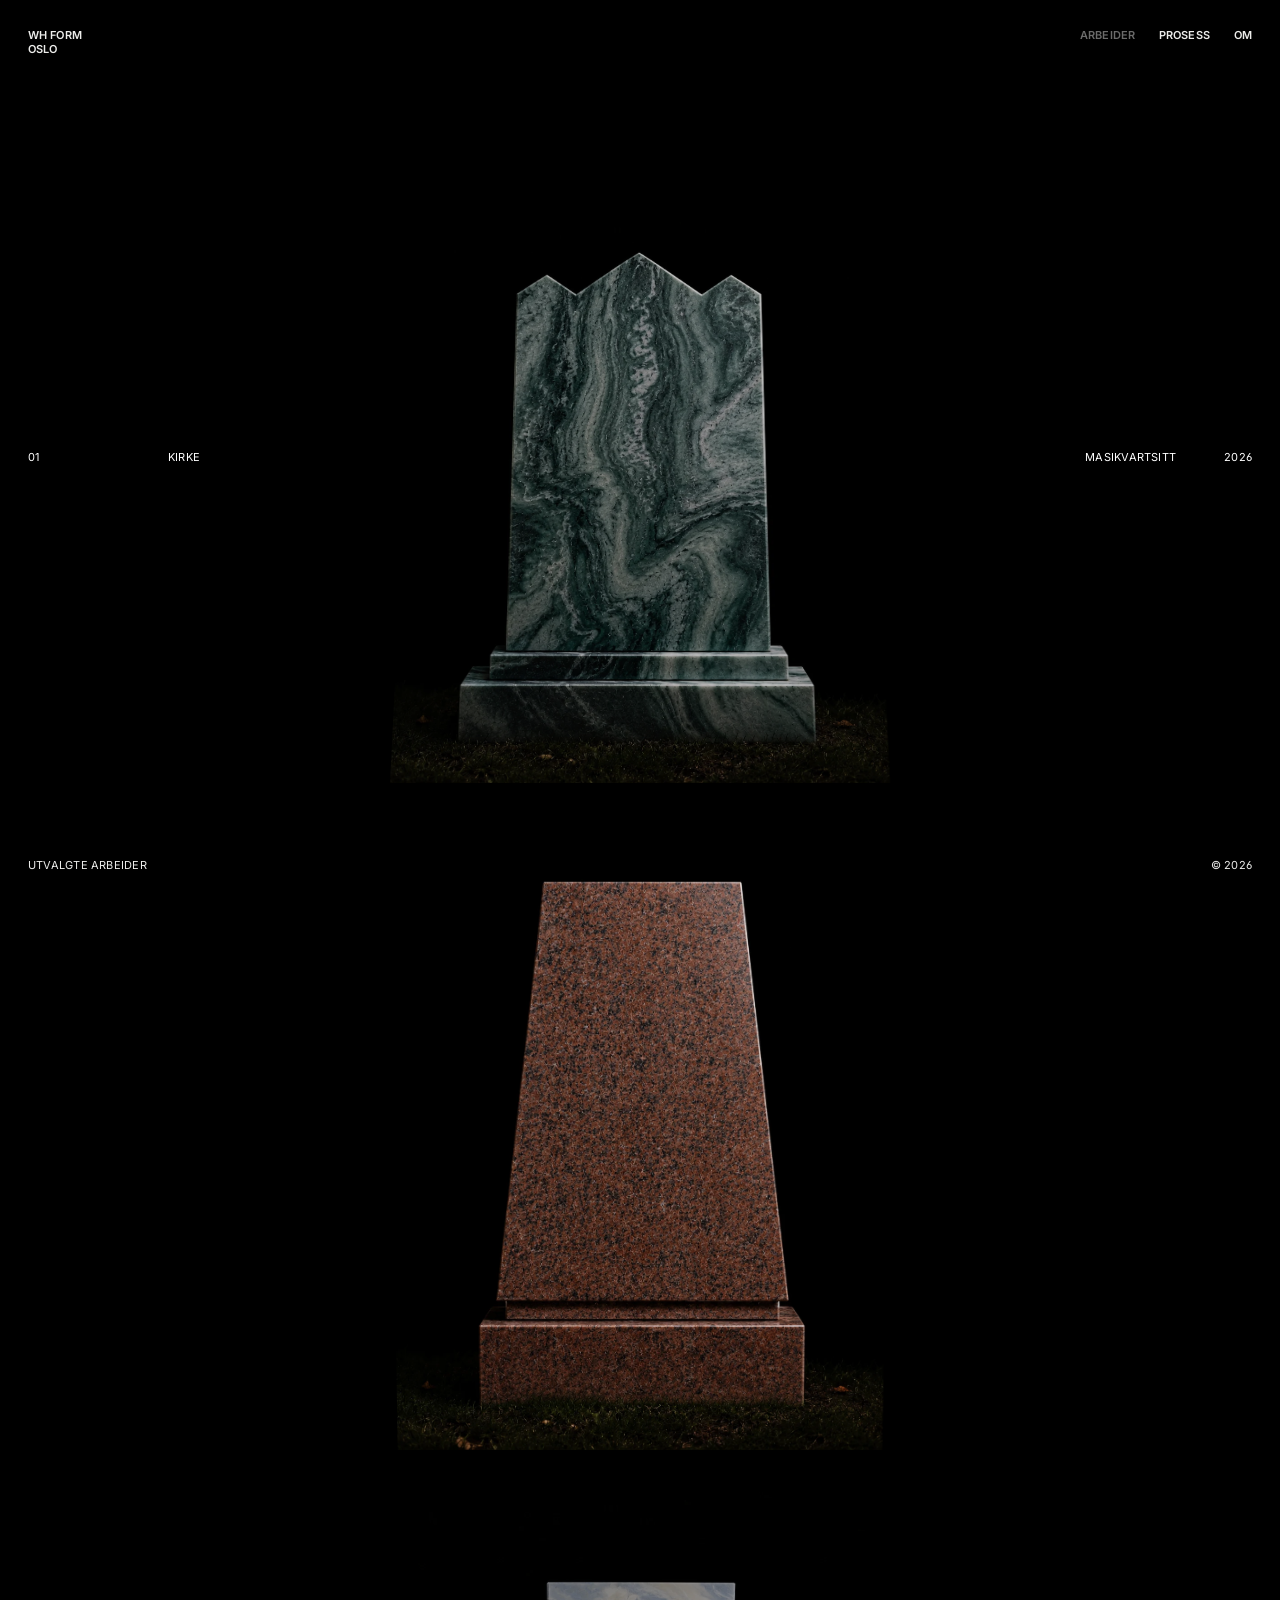
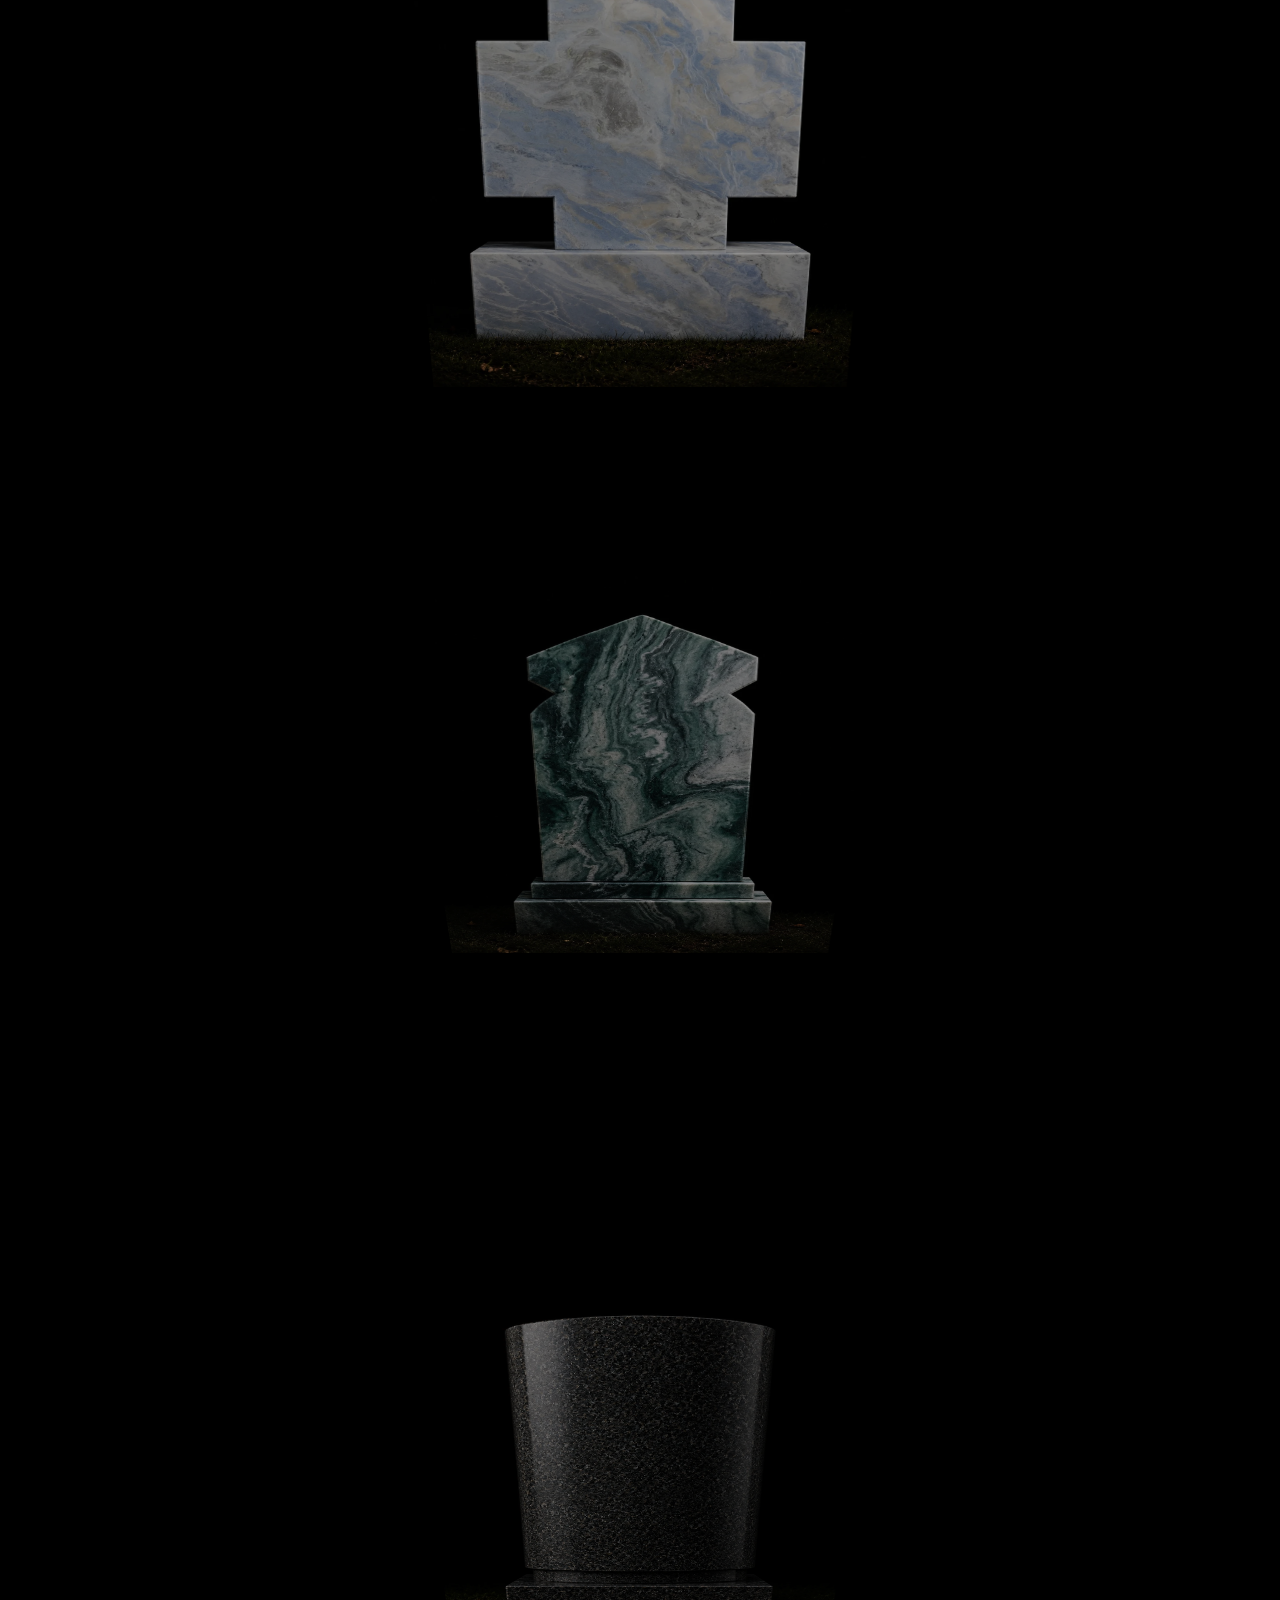
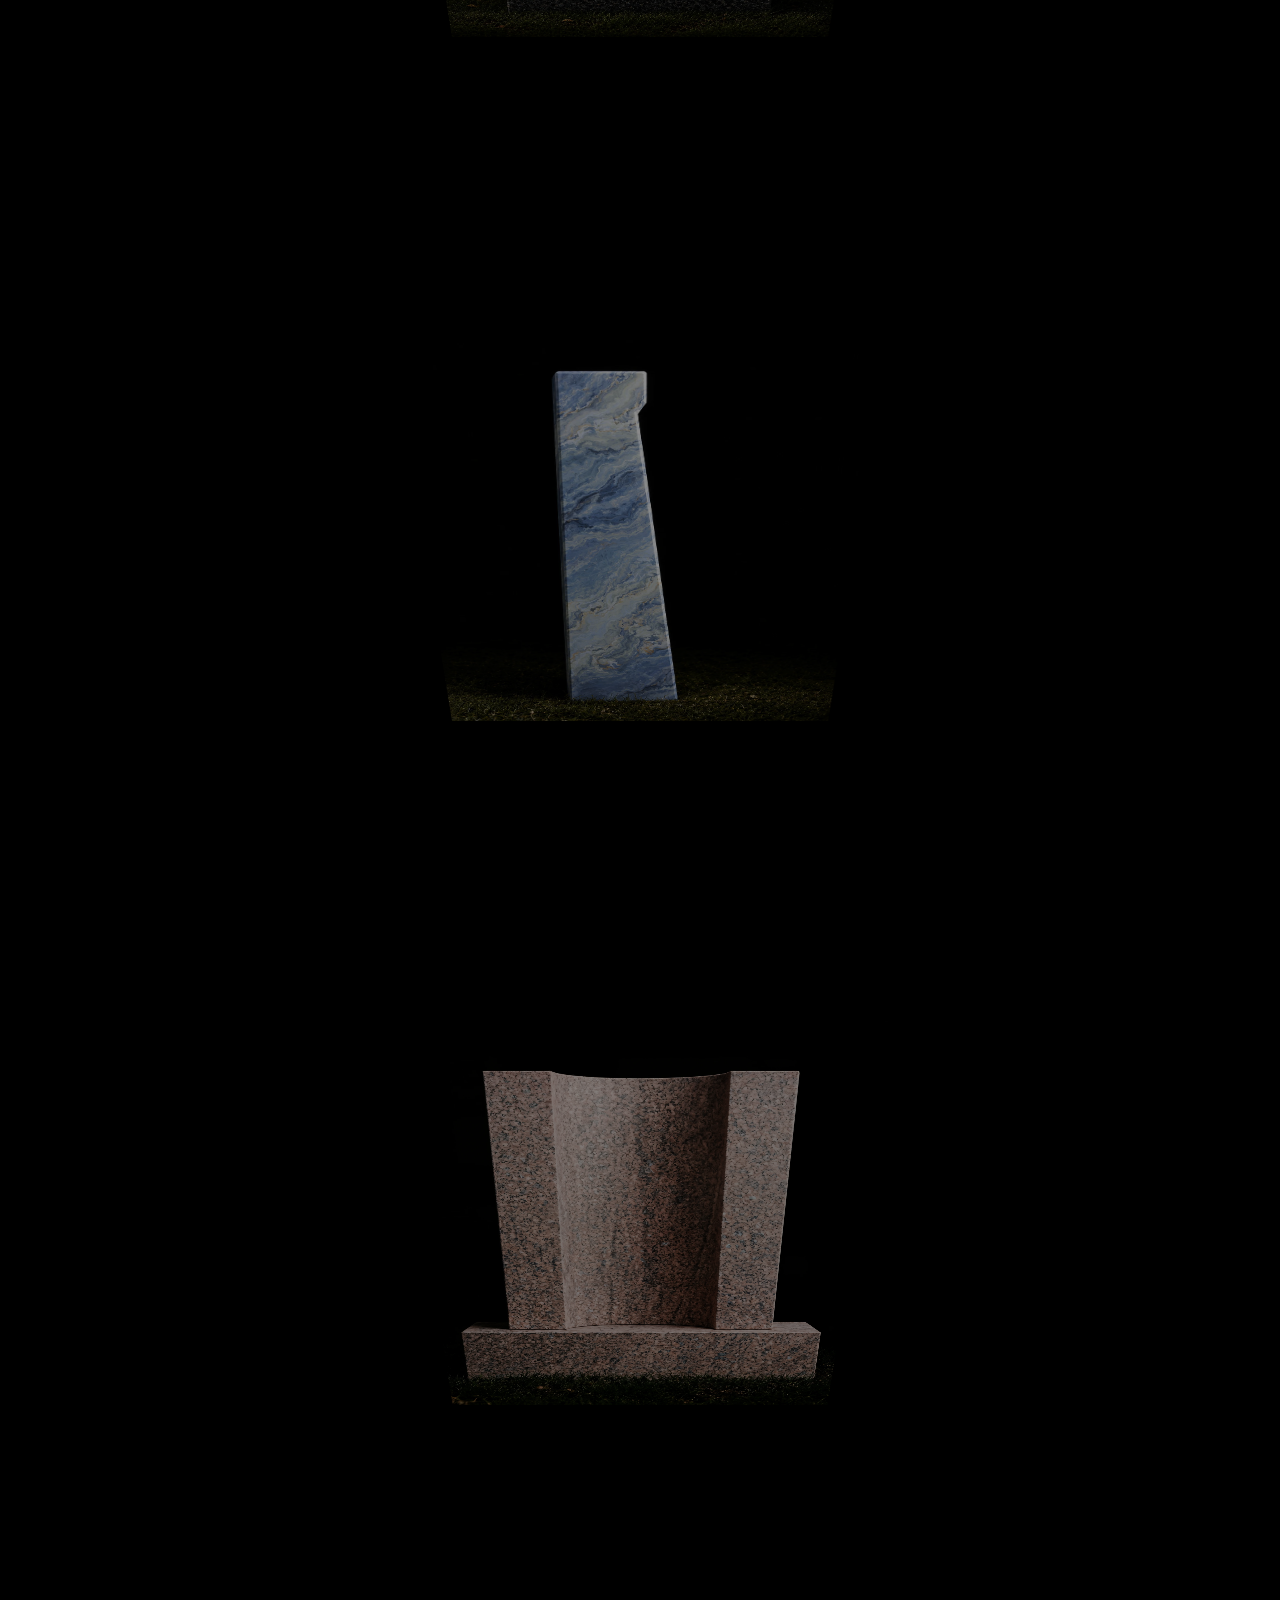
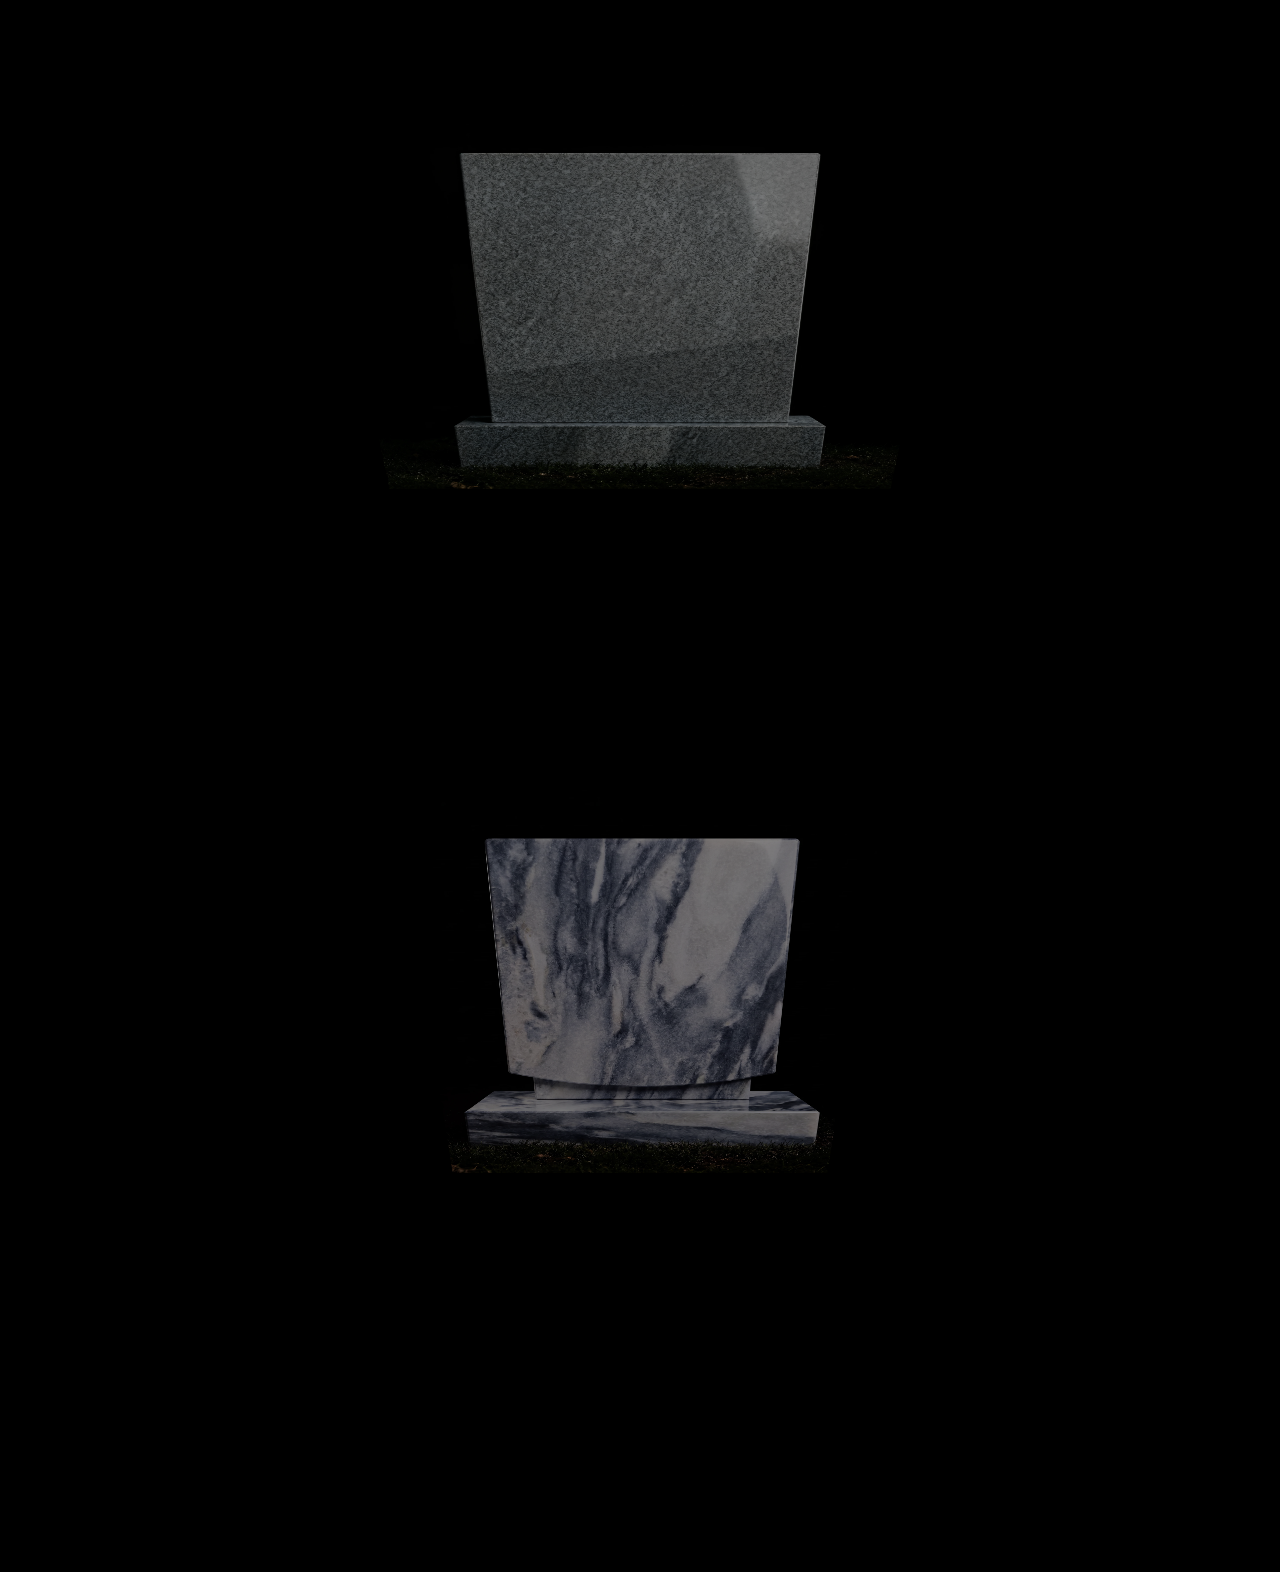
<file: index.html>
<!DOCTYPE html>
<html lang="nb" class="arbeider">
<head>
<meta charset="utf-8">
<meta name="viewport" content="width=device-width, initial-scale=1, viewport-fit=cover">
<title>WH FORM. Gravsteiner og monumenter i naturstein, Oslo</title>
<meta name="description" content="WH FORM er et norsk produksjonsverksted for gravsteiner og monumenter i naturstein. Arkitekttegnede gravminner for begravelsesbyråer og kirkegårder i Oslo og Akershus.">
<link rel="canonical" href="https://wh-form.com/">
<meta property="og:type" content="website">
<meta property="og:site_name" content="WH FORM">
<meta property="og:locale" content="nb_NO">
<meta property="og:title" content="WH FORM. Gravsteiner og monumenter i naturstein, Oslo">
<meta property="og:description" content="WH FORM er et norsk produksjonsverksted for gravsteiner og monumenter i naturstein. Arkitekttegnede gravminner for begravelsesbyråer og kirkegårder i Oslo og Akershus.">
<meta property="og:url" content="https://wh-form.com/">
<meta property="og:image" content="https://wh-form.com/og.jpg">
<meta property="og:image:width" content="1200">
<meta property="og:image:height" content="630">
<meta name="twitter:card" content="summary_large_image">
<meta name="theme-color" content="#000000">
<script type="application/ld+json">
{
 "@context": "https://schema.org",
 "@graph": [
  {
   "@type": "Organization",
   "@id": "https://wh-form.com/#org",
   "name": "WH FORM",
   "url": "https://wh-form.com/",
   "email": "whform.info@gmail.com",
   "description": "Norsk produksjonsverksted for gravsteiner og monumenter i naturstein.",
   "foundingDate": "2026",
   "founder": [
    {
     "@type": "Person",
     "name": "Brage Leirvik Hofgaard",
     "jobTitle": "Medgrunnlegger"
    },
    {
     "@type": "Person",
     "name": "Severin Kokaas Winther",
     "jobTitle": "Medgrunnlegger"
    }
   ],
   "areaServed": [
    {
     "@type": "City",
     "name": "Oslo"
    },
    {
     "@type": "AdministrativeArea",
     "name": "Akershus"
    }
   ],
   "knowsAbout": [
    "Gravsteiner",
    "Gravminner",
    "Monumenter",
    "Naturstein",
    "Granitt",
    "Kvartsitt"
   ],
   "address": {
    "@type": "PostalAddress",
    "addressLocality": "Oslo",
    "addressCountry": "NO"
   }
  },
  {
   "@type": "WebSite",
   "@id": "https://wh-form.com/#site",
   "url": "https://wh-form.com/",
   "name": "WH FORM",
   "inLanguage": "nb",
   "publisher": {
    "@id": "https://wh-form.com/#org"
   }
  },
  {
   "@type": "CollectionPage",
   "@id": "https://wh-form.com/#arbeider",
   "url": "https://wh-form.com/",
   "name": "Utvalgte arbeider",
   "inLanguage": "nb",
   "about": {
    "@id": "https://wh-form.com/#org"
   },
   "hasPart": [
    {
     "@type": "ImageObject",
     "contentUrl": "https://wh-form.com/kirke.webp",
     "name": "Gravstein Kirke",
     "description": "Gravstein «Kirke» i Masikvartsitt"
    },
    {
     "@type": "ImageObject",
     "contentUrl": "https://wh-form.com/Over.webp",
     "name": "Gravstein Over",
     "description": "Gravstein «Over» i rød granitt"
    },
    {
     "@type": "ImageObject",
     "contentUrl": "https://wh-form.com/Kors.webp",
     "name": "Gravstein Kors",
     "description": "Gravstein «Kors» i Azul Ciel"
    },
    {
     "@type": "ImageObject",
     "contentUrl": "https://wh-form.com/Himmel.webp",
     "name": "Gravstein Himmel",
     "description": "Gravstein «Himmel» i Masikvartsitt"
    },
    {
     "@type": "ImageObject",
     "contentUrl": "https://wh-form.com/Oval.webp",
     "name": "Gravstein Oval",
     "description": "Gravstein «Oval» i sort granitt"
    },
    {
     "@type": "ImageObject",
     "contentUrl": "https://wh-form.com/Skraa.webp",
     "name": "Gravstein Skrå",
     "description": "Gravstein «Skrå» i Azul Ciel"
    },
    {
     "@type": "ImageObject",
     "contentUrl": "https://wh-form.com/Bue.webp",
     "name": "Gravstein Bue",
     "description": "Gravstein «Bue» i rød granitt"
    },
    {
     "@type": "ImageObject",
     "contentUrl": "https://wh-form.com/Fals.webp",
     "name": "Gravstein Fals",
     "description": "Gravstein «Fals» i grå granitt"
    },
    {
     "@type": "ImageObject",
     "contentUrl": "https://wh-form.com/Loft.webp",
     "name": "Gravstein Løft",
     "description": "Gravstein «Løft» i Hermelin"
    }
   ]
  }
 ]
}
</script>
<link rel="preconnect" href="https://fonts.googleapis.com">
<link rel="preconnect" href="https://fonts.gstatic.com" crossorigin>
<link href="https://fonts.googleapis.com/css2?family=Inter:wght@400;500;600&display=swap" rel="stylesheet">
<link rel="stylesheet" href="style.css?v=7">
</head>
<body>

  <h1 style="position:absolute;width:1px;height:1px;margin:-1px;padding:0;overflow:hidden;clip:rect(0 0 0 0);clip-path:inset(50%);white-space:nowrap;border:0;">WH FORM. Gravsteiner og monumenter i naturstein, Oslo</h1>

  <!-- MASTHEAD -->
  <header class="masthead">
    <div class="m-brand">
      <span>WH FORM</span>
      <span>OSLO</span>
    </div>
    <nav class="nav">
      <a href="index.html" class="current">Arbeider</a>
      <a href="prosess.html">Prosess</a>
      <a href="om.html">Om</a>
    </nav>
  </header>

  <!-- STREAM -->
  <main class="stream">
    <section class="project" data-index="01" data-title="Kirke" data-material="Masikvartsitt" data-year="2026"><img src="kirke.webp" alt="Gravstein Kirke i Masikvartsitt. WH FORM" width="1086" height="1448" fetchpriority="high" decoding="async"></section>
    <section class="project" data-index="02" data-title="Over" data-material="Rød granitt" data-year="2026"><img src="Over.webp" alt="Gravstein Over i rød granitt. WH FORM" width="1086" height="1448" loading="lazy" decoding="async"></section>
    <section class="project" data-index="03" data-title="Kors" data-material="Azul Ciel" data-year="2026"><img src="Kors.webp" alt="Gravstein Kors i Azul Ciel. WH FORM" width="1086" height="1448" loading="lazy" decoding="async"></section>
    <section class="project" data-index="04" data-title="Himmel" data-material="Masikvartsitt" data-year="2026"><img src="Himmel.webp" alt="Gravstein Himmel i Masikvartsitt. WH FORM" width="1086" height="1448" loading="lazy" decoding="async"></section>
    <section class="project" data-index="05" data-title="Oval" data-material="Sort granitt" data-year="2026"><img src="Oval.webp" alt="Gravstein Oval i sort granitt. WH FORM" width="1086" height="1448" loading="lazy" decoding="async"></section>
    <section class="project" data-index="06" data-title="Skrå" data-material="Azul Ciel" data-year="2026"><img src="Skraa.webp" alt="Gravstein Skrå i Azul Ciel. WH FORM" width="1086" height="1448" loading="lazy" decoding="async"></section>
    <section class="project" data-index="07" data-title="Bue" data-material="Rød granitt" data-year="2026"><img src="Bue.webp" alt="Gravstein Bue i rød granitt. WH FORM" width="1792" height="2400" loading="lazy" decoding="async"></section>
    <section class="project" data-index="08" data-title="Fals" data-material="Grå granitt" data-year="2026"><img src="Fals.webp" alt="Gravstein Fals i grå granitt. WH FORM" width="2400" height="2400" loading="lazy" decoding="async"></section>
    <section class="project" data-index="09" data-title="Løft" data-material="Hermelin" data-year="2026"><img src="Loft.webp" alt="Gravstein Løft i Hermelin. WH FORM" width="1792" height="2400" loading="lazy" decoding="async"></section>
  </main>

  <!-- FAST TEKST (byttes ved scrolling) -->
  <div class="ann-fixed" aria-live="polite">
    <div class="af af-left"><span class="cap af-index">01</span><span class="cap af-title">Kirke</span></div>
    <div class="af af-right"><span class="cap af-material">Masikvartsitt</span><span class="cap af-year">2026</span></div>
  </div>

  <!-- FOOTER BAR -->
  <div class="footbar">
    <span class="cap">Utvalgte arbeider</span>
    <span class="cap">© 2026</span>
  </div>

<script>
(function(){
  var secs=[].slice.call(document.querySelectorAll('.project'));
  var box=document.querySelector('.ann-fixed');
  var n=secs.length; if(!n)return;
  var el={i:box.querySelector('.af-index'),t:box.querySelector('.af-title'),m:box.querySelector('.af-material'),y:box.querySelector('.af-year')};
  var reduce=window.matchMedia('(prefers-reduced-motion: reduce)').matches;
  var K,PERSP,SMOOTH=reduce?1:0.16;
  var tops=[],heights=[],vh=0,sm=window.scrollY,running=false,active=-1,timer,idle,touching=false;

  function measure(){
    vh=window.innerHeight;
    var mobile=window.innerWidth<768;
    K=reduce?0:(mobile?15:28);
    PERSP=mobile?900:1300;
    var y=window.scrollY;
    secs.forEach(function(s,i){var r=s.getBoundingClientRect();tops[i]=r.top+y;heights[i]=r.height;});
  }
  function setText(k){var d=secs[k].dataset;el.i.textContent=d.index;el.t.textContent=d.title;el.m.textContent=d.material;el.y.textContent=d.year;}
  function swap(k){
    if(k===active)return; var first=active<0; active=k;
    if(first){setText(k);return;}
    box.classList.add('swap');clearTimeout(timer);
    timer=setTimeout(function(){setText(k);box.classList.remove('swap');},150);
  }
  function nearest(y){
    var best=0,bd=1e9;
    for(var i=0;i<n;i++){var d=Math.abs(tops[i]+heights[i]/2-vh/2-y);if(d<bd){bd=d;best=i;}}
    return best;
  }
  /* Bildene følger alltid den ekte scrollen (ingen translate fra JS).
     Bare vinkel/lysstyrke glattes, så det aldri kan gynge i posisjon. */
  function render(){
    var y=window.scrollY;
    sm+=(y-sm)*SMOOTH;
    if(Math.abs(y-sm)<0.1)sm=y;
    for(var i=0;i<n;i++){
      var c=tops[i]+heights[i]/2;
      var d=(c-sm-vh/2)/vh;
      var ad=Math.abs(d);
      var rot=Math.max(-40,Math.min(40,-d*K));
      var oy=50-50*Math.max(-1,Math.min(1,d*3));           /* tipp rundt kanten som vender mot midten */
      secs[i].style.transformOrigin='50% '+oy.toFixed(1)+'%';
      secs[i].style.transform='perspective('+PERSP+'px) rotateX('+rot.toFixed(2)+'deg)';
      secs[i].style.opacity=(1-Math.min(ad,1)*0.45).toFixed(3);
    }
    swap(nearest(y));
    if(sm!==y)requestAnimationFrame(render);else running=false;
  }
  function kick(){if(!running){running=true;requestAnimationFrame(render);}}

  /* Rolig "setting" mot nærmeste stein – først når scrollen har stoppet helt */
  function settle(){
    if(touching||reduce)return;
    var y=window.scrollY,k=nearest(y);
    var targetY=Math.round(tops[k]+heights[k]/2-vh/2);
    if(Math.abs(targetY-y)>2)window.scrollTo({top:targetY,behavior:'smooth'});
  }
  function onScroll(){kick();clearTimeout(idle);idle=setTimeout(settle,180);}

  window.addEventListener('scroll',onScroll,{passive:true});
  window.addEventListener('touchstart',function(){touching=true;clearTimeout(idle);},{passive:true});
  window.addEventListener('touchend',function(){touching=false;clearTimeout(idle);idle=setTimeout(settle,220);},{passive:true});
  window.addEventListener('wheel',function(){clearTimeout(idle);},{passive:true});
  window.addEventListener('resize',function(){measure();kick();});
  window.addEventListener('load',function(){measure();kick();});
  measure();kick();
})();
</script>
</body>
</html>
</file>
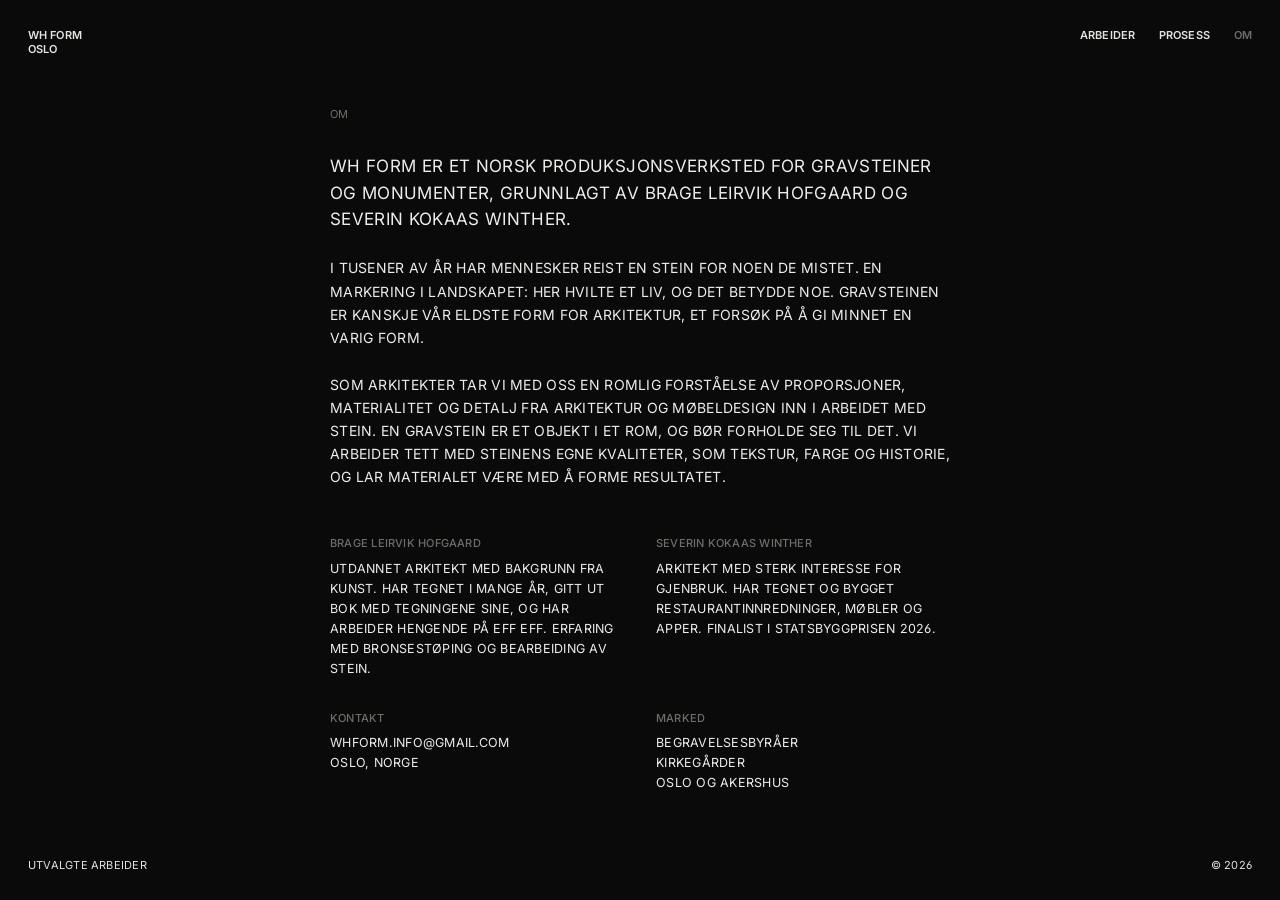
<file: om.html>
<!DOCTYPE html>
<html lang="nb">
<head>
<meta charset="utf-8">
<meta name="viewport" content="width=device-width, initial-scale=1, viewport-fit=cover">
<title>Om WH FORM. Produksjonsverksted for gravsteiner, Oslo</title>
<meta name="description" content="WH FORM er grunnlagt av arkitektene Brage Leirvik Hofgaard og Severin Kokaas Winther. Vi produserer gravsteiner og monumenter for begravelsesbyråer og kirkegårder i Oslo og Akershus.">
<link rel="canonical" href="https://wh-form.com/om.html">
<meta property="og:type" content="website">
<meta property="og:site_name" content="WH FORM">
<meta property="og:locale" content="nb_NO">
<meta property="og:title" content="Om WH FORM. Produksjonsverksted for gravsteiner, Oslo">
<meta property="og:description" content="WH FORM er grunnlagt av arkitektene Brage Leirvik Hofgaard og Severin Kokaas Winther. Vi produserer gravsteiner og monumenter for begravelsesbyråer og kirkegårder i Oslo og Akershus.">
<meta property="og:url" content="https://wh-form.com/om.html">
<meta property="og:image" content="https://wh-form.com/og.jpg">
<meta property="og:image:width" content="1200">
<meta property="og:image:height" content="630">
<meta name="twitter:card" content="summary_large_image">
<meta name="theme-color" content="#000000">
<script type="application/ld+json">
{
 "@context": "https://schema.org",
 "@graph": [
  {
   "@type": "Organization",
   "@id": "https://wh-form.com/#org",
   "name": "WH FORM",
   "url": "https://wh-form.com/",
   "email": "whform.info@gmail.com",
   "description": "Norsk produksjonsverksted for gravsteiner og monumenter i naturstein.",
   "foundingDate": "2026",
   "founder": [
    {
     "@type": "Person",
     "name": "Brage Leirvik Hofgaard",
     "jobTitle": "Medgrunnlegger"
    },
    {
     "@type": "Person",
     "name": "Severin Kokaas Winther",
     "jobTitle": "Medgrunnlegger"
    }
   ],
   "areaServed": [
    {
     "@type": "City",
     "name": "Oslo"
    },
    {
     "@type": "AdministrativeArea",
     "name": "Akershus"
    }
   ],
   "knowsAbout": [
    "Gravsteiner",
    "Gravminner",
    "Monumenter",
    "Naturstein",
    "Granitt",
    "Kvartsitt"
   ],
   "address": {
    "@type": "PostalAddress",
    "addressLocality": "Oslo",
    "addressCountry": "NO"
   }
  },
  {
   "@type": "WebSite",
   "@id": "https://wh-form.com/#site",
   "url": "https://wh-form.com/",
   "name": "WH FORM",
   "inLanguage": "nb",
   "publisher": {
    "@id": "https://wh-form.com/#org"
   }
  },
  {
   "@type": "AboutPage",
   "url": "https://wh-form.com/om.html",
   "name": "Om WH FORM",
   "inLanguage": "nb",
   "about": {
    "@id": "https://wh-form.com/#org"
   }
  }
 ]
}
</script>
<link rel="preconnect" href="https://fonts.googleapis.com">
<link rel="preconnect" href="https://fonts.gstatic.com" crossorigin>
<link href="https://fonts.googleapis.com/css2?family=Inter:wght@400;500;600&display=swap" rel="stylesheet">
<link rel="stylesheet" href="style.css?v=7">
</head>
<body>

  <h1 style="position:absolute;width:1px;height:1px;margin:-1px;padding:0;overflow:hidden;clip:rect(0 0 0 0);clip-path:inset(50%);white-space:nowrap;border:0;">Om WH FORM</h1>

  <!-- MASTHEAD -->
  <header class="masthead">
    <div class="m-brand">
      <span>WH FORM</span>
      <span>OSLO</span>
    </div>
    <nav class="nav">
      <a href="index.html">Arbeider</a>
      <a href="prosess.html">Prosess</a>
      <a href="om.html" class="current">Om</a>
    </nav>
  </header>

  <!-- OM -->
  <section class="about">
    <div class="about-inner">
      <div class="label">Om</div>
      <p class="lead">WH FORM er et norsk produksjonsverksted for gravsteiner og monumenter, grunnlagt av Brage Leirvik Hofgaard og Severin Kokaas Winther.</p>
      <p>I tusener av år har mennesker reist en stein for noen de mistet. En markering i landskapet: her hvilte et liv, og det betydde noe. Gravsteinen er kanskje vår eldste form for arkitektur, et forsøk på å gi minnet en varig form.</p>
      <p>Som arkitekter tar vi med oss en romlig forståelse av proporsjoner, materialitet og detalj fra arkitektur og møbeldesign inn i arbeidet med stein. En gravstein er et objekt i et rom, og bør forholde seg til det. Vi arbeider tett med steinens egne kvaliteter, som tekstur, farge og historie, og lar materialet være med å forme resultatet.</p>
      <div class="founders">
        <div>
          <h3>Brage Leirvik Hofgaard</h3>
          <p>Utdannet arkitekt med bakgrunn fra kunst. Har tegnet i mange år, gitt ut bok med tegningene sine, og har arbeider hengende på Eff Eff. Erfaring med bronsestøping og bearbeiding av stein.</p>
        </div>
        <div>
          <h3>Severin Kokaas Winther</h3>
          <p>Arkitekt med sterk interesse for gjenbruk. Har tegnet og bygget restaurantinnredninger, møbler og apper. Finalist i Statsbyggprisen 2026.</p>
        </div>
      </div>
      <div class="founders" style="margin-top:var(--s6);">
        <div>
          <h3>Kontakt</h3>
          <p>WHFORM.INFO@GMAIL.COM<br>OSLO, NORGE</p>
        </div>
        <div>
          <h3>Marked</h3>
          <p>BEGRAVELSESBYRÅER<br>KIRKEGÅRDER<br>OSLO OG AKERSHUS</p>
        </div>
      </div>
    </div>
  </section>

  <!-- FOOTER BAR -->
  <div class="footbar">
    <span class="cap">Utvalgte arbeider</span>
    <span class="cap">© 2026</span>
  </div>

</body>
</html>
</file>
<file: style.css>
:root{
  --bg:#0A0A0A;
  --text:#EDEDEB;
  --muted:#6E6E6A;

  --edge:clamp(16px,2.2vw,28px);
  --img-w:clamp(300px,38vw,560px);
  --gap:6px;

  --s4:16px; --s5:24px; --s6:32px; --s7:48px; --s8:64px; --s9:96px;
}

*{box-sizing:border-box;}
html{-webkit-text-size-adjust:100%;}
body{
  margin:0;
  background:var(--bg);
  color:var(--text);
  font-family:"Inter","Helvetica Neue",Helvetica,Arial,sans-serif;
  font-size:11px;
  line-height:1.3;
  font-weight:400;
  letter-spacing:0.02em;
  text-transform:uppercase;            /* ALT I CAPS */
  font-feature-settings:"cv05" 1,"ss01" 1;
  -webkit-font-smoothing:antialiased;
}
a{color:inherit;text-decoration:none;}
img{display:block;width:100%;height:auto;}
video{display:block;width:100%;height:auto;}
ul{list-style:none;margin:0;padding:0;}

.cap{letter-spacing:0.02em;}

/* ---------------- MASTHEAD (fixed) ---------------- */
.masthead{
  position:fixed;top:0;left:0;right:0;z-index:30;
  display:flex;justify-content:space-between;align-items:flex-start;
  padding:var(--edge);
  pointer-events:none;
  mix-blend-mode:difference;
}
.masthead a,.masthead .nav{pointer-events:auto;}
.m-brand{font-weight:600;letter-spacing:0.01em;line-height:1.3;}
.m-brand span{display:block;}
.nav{display:flex;gap:var(--s5);font-weight:600;letter-spacing:0.01em;}
.nav a{transition:opacity .2s;}
.nav a:hover{opacity:.5;}
.nav a.current{opacity:.45;}

/* ---------------- STREAM (ARBEIDER) ---------------- */
/* Sammenhengende kolonne. Bildene bøyes bakover mot kantene (styrt av scroll i JS). */
html.arbeider,html.arbeider body{background:#000;}
body{overflow-x:hidden;}
.stream{
  --h:74vh;
  display:flex;flex-direction:column;align-items:center;gap:2vh;
  padding:calc(50vh - var(--h)/2) 0;
}
@supports (height:1svh){.stream{--h:74svh;padding:calc(50svh - var(--h)/2) 0;}}
.project{
  width:100%;height:var(--h);
  display:flex;align-items:center;justify-content:center;
  will-change:transform,opacity;
}
.project img{
  width:auto;height:100%;
  max-width:calc(100vw - 2*var(--edge));object-fit:contain;
}

.ann-fixed{
  position:fixed;left:0;right:0;top:50%;transform:translateY(-50%);
  z-index:25;pointer-events:none;
  mix-blend-mode:difference;color:#fff;
  transition:opacity .22s ease;
}
.ann-fixed.swap{opacity:0;}
.af{position:absolute;top:0;display:flex;white-space:nowrap;}
.af-left{left:var(--edge);}
.af-left .af-index{width:140px;}
.af-right{right:var(--edge);gap:var(--s7);}

/* ---------------- PROSESS ---------------- */
/* Landskapsmedie dratt helt ut til høyre kant. Tekst forankret til venstre. */
.process{padding-bottom:var(--s9);}
.proc-item{
  position:relative;
  display:grid;
  grid-template-columns:1fr;         /* media styres med egne marginer */
  min-height:70vh;
  padding:var(--s9) 0;
}
.proc-media{
  width:clamp(60%,72vw,78%);
  margin-left:auto;                  /* skyver helt ut til høyre kant */
  margin-right:0;
}
.proc-media video,
.proc-media .ph{width:100%;height:auto;display:block;}
.proc-media video{aspect-ratio:16/9;object-fit:cover;background:#141414;}
/* landskaps-placeholder 16:9 */
.proc-media .ph{
  aspect-ratio:16/9;
  background:#141414;
  display:flex;align-items:center;justify-content:center;
  color:var(--muted);letter-spacing:0.06em;font-size:11px;
}

/* ---------------- OM ---------------- */
.about{min-height:100vh;display:flex;align-items:center;padding:var(--s9) var(--edge);}
.about-inner{max-width:620px;margin:0 auto;}
.about .label{color:var(--muted);letter-spacing:0.02em;margin-bottom:var(--s6);}
.about-inner p{margin:0 0 var(--s5);font-size:14px;line-height:1.65;letter-spacing:0.02em;}
.about-inner p.lead{font-size:17px;line-height:1.55;}
.founders{margin-top:var(--s7);display:grid;grid-template-columns:1fr 1fr;gap:var(--s6);}
.founders h3{margin:0 0 8px;font-size:11px;font-weight:500;letter-spacing:0.02em;color:var(--muted);}
.founders p{font-size:12.5px;line-height:1.6;margin:0;letter-spacing:0.02em;}

/* ---------------- FOOTER (fixed) ---------------- */
.footbar{
  position:fixed;bottom:0;left:0;right:0;z-index:30;
  display:flex;justify-content:space-between;
  padding:var(--edge);
  pointer-events:none;
  mix-blend-mode:difference;
}

/* ---------------- TABLET ---------------- */
@media (max-width:1023px){
  :root{--img-w:clamp(320px,56vw,520px);}
  .af-left .af-index{width:70px;}
  .proc-media{width:82%;}
}

/* ---------------- MOBILE ---------------- */
@media (max-width:767px){
  :root{--img-w:calc(100vw - 2*var(--edge));--gap:var(--s7);}
  .ann-fixed{top:auto;bottom:var(--s5);transform:none;}
  .af-left .af-index{width:auto;margin-right:var(--s5);}
  .af-right{gap:var(--s4);}

  /* prosess stabler: tekst over, fullbredde landskapsmedie under */
  .process{padding-top:var(--s9);}
  .proc-item{min-height:0;padding:var(--s7) 0;}
  .proc-media{width:100%;}

  .masthead{padding:var(--s4) var(--edge);}
  .nav{gap:var(--s4);}
  .footbar{display:none;}

  .about{padding:var(--s9) var(--edge);}
  .founders{grid-template-columns:1fr;gap:var(--s6);}
  .about-inner p.lead{font-size:15px;}
}
</file>
